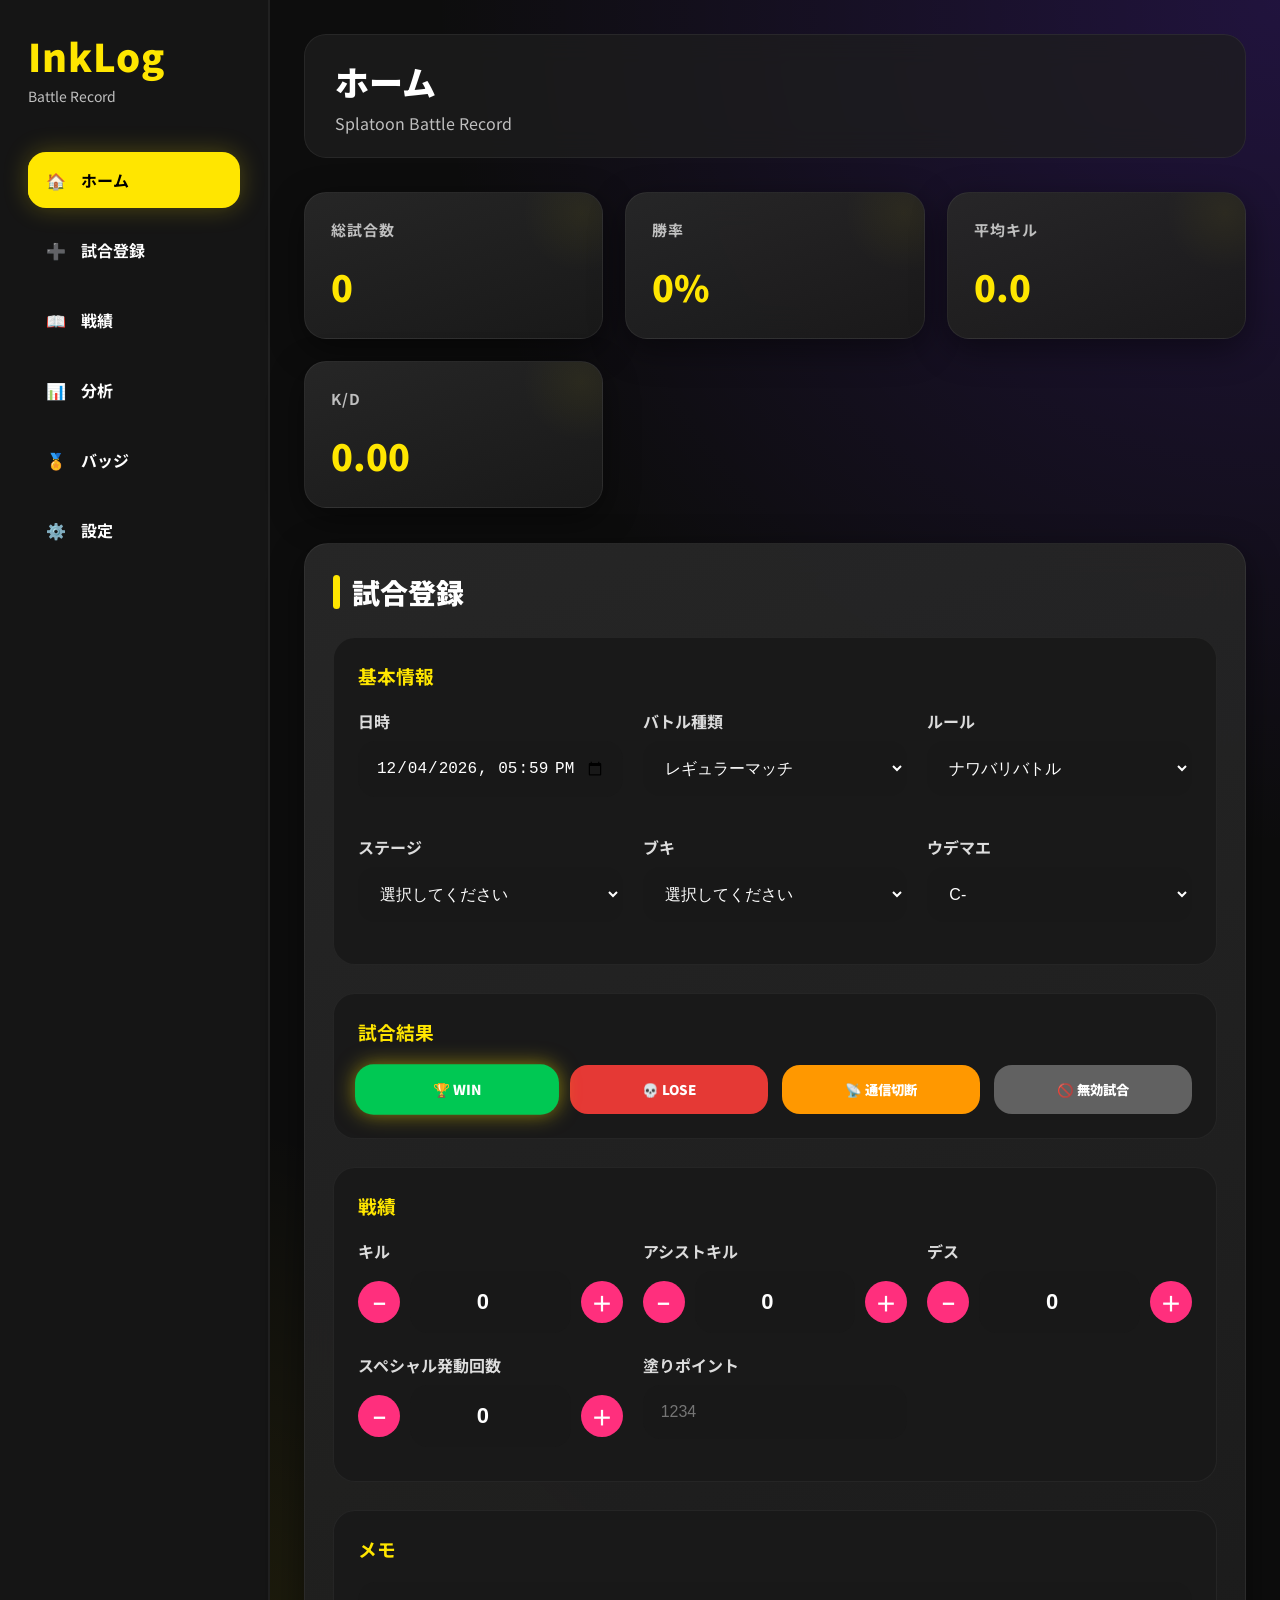
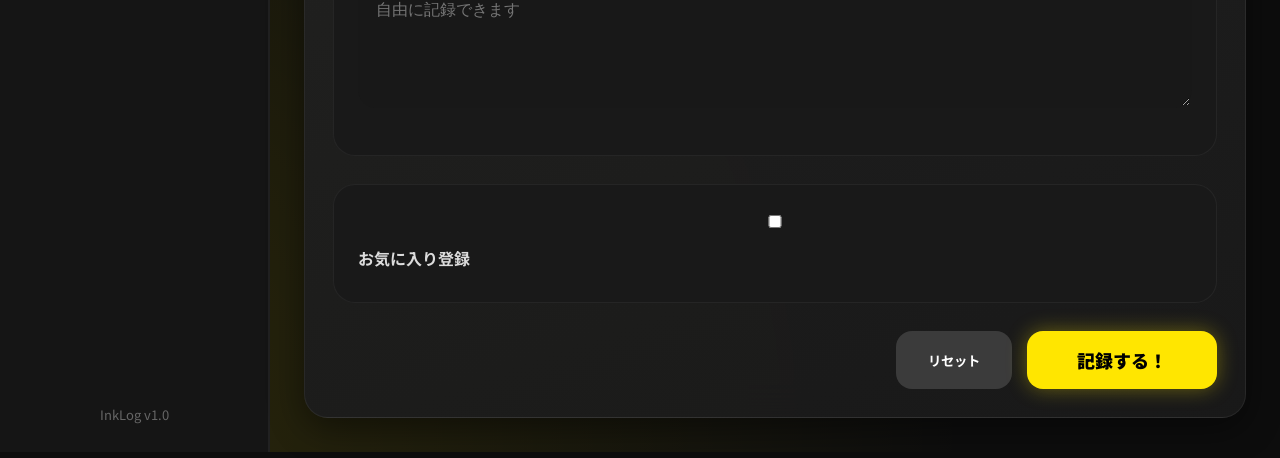
<file: index.html>
<!DOCTYPE html>
<html lang="ja">
<head>

<meta charset="UTF-8">
<meta name="viewport" content="width=device-width, initial-scale=1.0">

<title>InkLog</title>

<link rel="stylesheet" href="style.css">

<link rel="preconnect" href="https://fonts.googleapis.com">
<link rel="preconnect" href="https://fonts.gstatic.com" crossorigin>

<link href="https://fonts.googleapis.com/css2?family=Noto+Sans+JP:wght@400;500;700;900&display=swap" rel="stylesheet">

</head>

<body>

<div class="app">

    <!-- ===== サイドバー ===== -->

    <aside class="sidebar">

        <div class="logo">

            <h1>InkLog</h1>

            <span>Battle Record</span>

        </div>

        <nav>

            <button class="nav-btn active">

                🏠
                <span>ホーム</span>

            </button>

            <button class="nav-btn">

                ➕
                <span>試合登録</span>

            </button>

            <button class="nav-btn">

                📖
                <span>戦績</span>

            </button>

            <button class="nav-btn">

                📊
                <span>分析</span>

            </button>

            <button class="nav-btn">

                🏅
                <span>バッジ</span>

            </button>

            <button class="nav-btn">

                ⚙️
                <span>設定</span>

            </button>

        </nav>

    </aside>

    <!-- ===== メイン ===== -->

    <main class="main">

        <!-- ヘッダー -->

        <header class="topbar">

            <div>

                <h2>ホーム</h2>

                <p>Splatoon Battle Record</p>

            </div>

        </header>

        <!-- ダッシュボード -->

        <section class="dashboard">

            <div class="card">

                <h3>総試合数</h3>

                <p id="totalBattle">0</p>

            </div>

            <div class="card">

                <h3>勝率</h3>

                <p id="winRate">0%</p>

            </div>

            <div class="card">

                <h3>平均キル</h3>

                <p id="avgKill">0.0</p>

            </div>

            <div class="card">

                <h3>K/D</h3>

                <p id="kd">0.00</p>

            </div>

        </section>

        <!-- 試合登録 -->

    <section class="page active" id="registerPage">

<h2>試合登録</h2>

<form id="battleForm">

<!-- 基本情報 -->

<div class="form-section">

<h3>基本情報</h3>

<div class="form-grid">

<div>

<label>日時</label>

<input
type="datetime-local"
id="battleDate">

</div>

<div>

<label>バトル種類</label>

<select id="battleType">

<option>レギュラーマッチ</option>

<option>バンカラマッチ（チャレンジ）</option>

<option>バンカラマッチ（オープン）</option>

<option>Xマッチ</option>

<option>イベントマッチ</option>

<option>フェスマッチ</option>

<option>トリカラバトル</option>

<option>プライベートマッチ</option>

</select>

</div>

<div>

<label>ルール</label>

<select id="rule">

<option>ナワバリバトル</option>

<option>ガチエリア</option>

<option>ガチヤグラ</option>

<option>ガチホコ</option>

<option>ガチアサリ</option>

</select>

</div>

<div>

<label>ステージ</label>

<select id="stage">

<option>選択してください</option>

</select>

</div>

<div>

<label>ブキ</label>

<select id="weapon">

<option>選択してください</option>

</select>

</div>

<div>

<label>ウデマエ</label>

<select id="rank">

<option>C-</option>
<option>C</option>
<option>C+</option>

<option>B-</option>
<option>B</option>
<option>B+</option>

<option>A-</option>
<option>A</option>
<option>A+</option>

<option>S</option>
<option>S+</option>

<option>X</option>

</select>

</div>

</div>

</div>

<!-- 勝敗 -->

<div class="form-section">

<h3>試合結果</h3>

<div class="result-group">

<button class="result-btn win active-result" type="button">

🏆 WIN

</button>

<button class="result-btn lose" type="button">

💀 LOSE

</button>

<button class="result-btn dc" type="button">

📡 通信切断

</button>

<button class="result-btn invalid" type="button">

🚫 無効試合

</button>

</div>

</div>

<!-- 戦績 -->

<div class="form-section">

<h3>戦績</h3>

<div class="form-grid">

<div>

<label>キル</label>

<div class="counter">

<button type="button" class="minus">

−

</button>

<input
type="number"
id="kill"
value="0"
min="0">

<button type="button" class="plus">

＋

</button>

</div>

</div>

<div>

<label>アシストキル</label>

<div class="counter">

<button type="button" class="minus">

−

</button>

<input
type="number"
id="assist"
value="0"
min="0">

<button type="button" class="plus">

＋

</button>

</div>
</div>

<div>

<label>デス</label>

<div class="counter">

<button type="button" class="minus">

−

</button>

<input
type="number"
id="death"
value="0"
min="0">

<button type="button" class="plus">

＋

</button>

</div>

</div>

<div>

<label>スペシャル発動回数</label>

<div class="counter">

<button type="button" class="minus">

−

</button>

<input
type="number"
id="special"
value="0"
min="0">

<button type="button" class="plus">

＋

</button>

</div>

</div>

<div>

<label>塗りポイント</label>

<input
    type="number"
    id="paint"
    inputmode="numeric"
    placeholder="1234">

</div>

</div>

</div>

<!-- メモ -->

<div class="form-section">

<h3>メモ</h3>

<textarea
id="memo"
rows="5"
placeholder="自由に記録できます"></textarea>

</div>

<!-- お気に入り -->

<div class="form-section">

<label>

<input
type="checkbox"
id="favorite">

お気に入り登録

</label>

</div>

<div class="submit-area">

<button
type="reset"
class="secondary">

リセット

</button>

<button
type="submit"
class="primary">

記録する！

</button>

</div>

</form>

</section>

        <!-- 戦績 -->

        <section class="page" id="historyPage">

<h2>戦績</h2>

<div id="battleList"></div>

</section>

        <!-- 分析 -->

        <section class="page" id="analysisPage">

            <h2>分析</h2>

        </section>

        <!-- バッジ -->

        <section class="page" id="badgePage">

            <h2>バッジ</h2>

        </section>

        <!-- 設定 -->

        <section class="page" id="settingPage">

            <h2>設定</h2>

        </section>

    </main>

</div>

<script src="js/storage.js"></script>
<script src="js/ui.js"></script>
<script src="js/register.js"></script>
<script src="js/history.js"></script>
<script src="js/analysis.js"></script>
<script src="js/badges.js"></script>
<script src="js/export.js"></script>
<script src="js/app.js"></script>

</body>
</html>
</file>
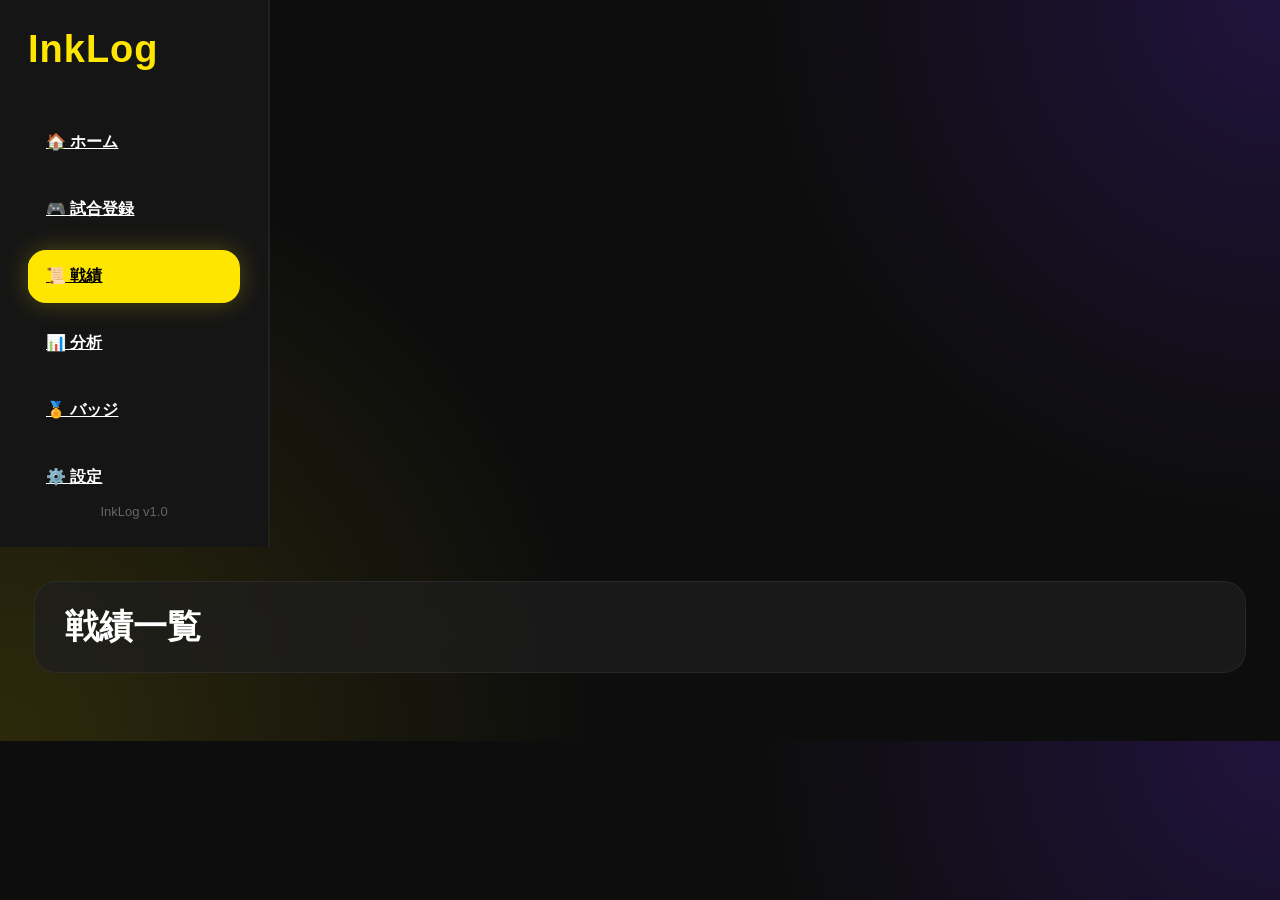
<file: history.html>
<!DOCTYPE html>
<html lang="ja">

<head>
<meta charset="UTF-8">
<meta name="viewport" content="width=device-width, initial-scale=1.0">
<title>InkLog | 戦績</title>

<link rel="stylesheet" href="style.css">
</head>

<body>

<div class="layout">

<!-- SIDEBAR -->
<aside class="sidebar">
    <div class="logo">
        <h1>InkLog</h1>
    </div>

    <nav>
        <a href="index.html" class="nav-btn">🏠 ホーム</a>
        <a href="register.html" class="nav-btn">🎮 試合登録</a>
        <a href="history.html" class="nav-btn active">📜 戦績</a>
        <a href="analysis.html" class="nav-btn">📊 分析</a>
        <a href="badges.html" class="nav-btn">🏅 バッジ</a>
        <a href="settings.html" class="nav-btn">⚙️ 設定</a>
    </nav>
</aside>

<!-- MAIN -->
<main class="main">

<header class="topbar">
    <h2>戦績一覧</h2>
</header>

<section class="page">

<div id="battleList"></div>

</section>

</main>

</div>

<script src="js/storage.js"></script>
<script src="js/ui.js"></script>
<script src="js/history.js"></script>

</body>
</html>
</file>
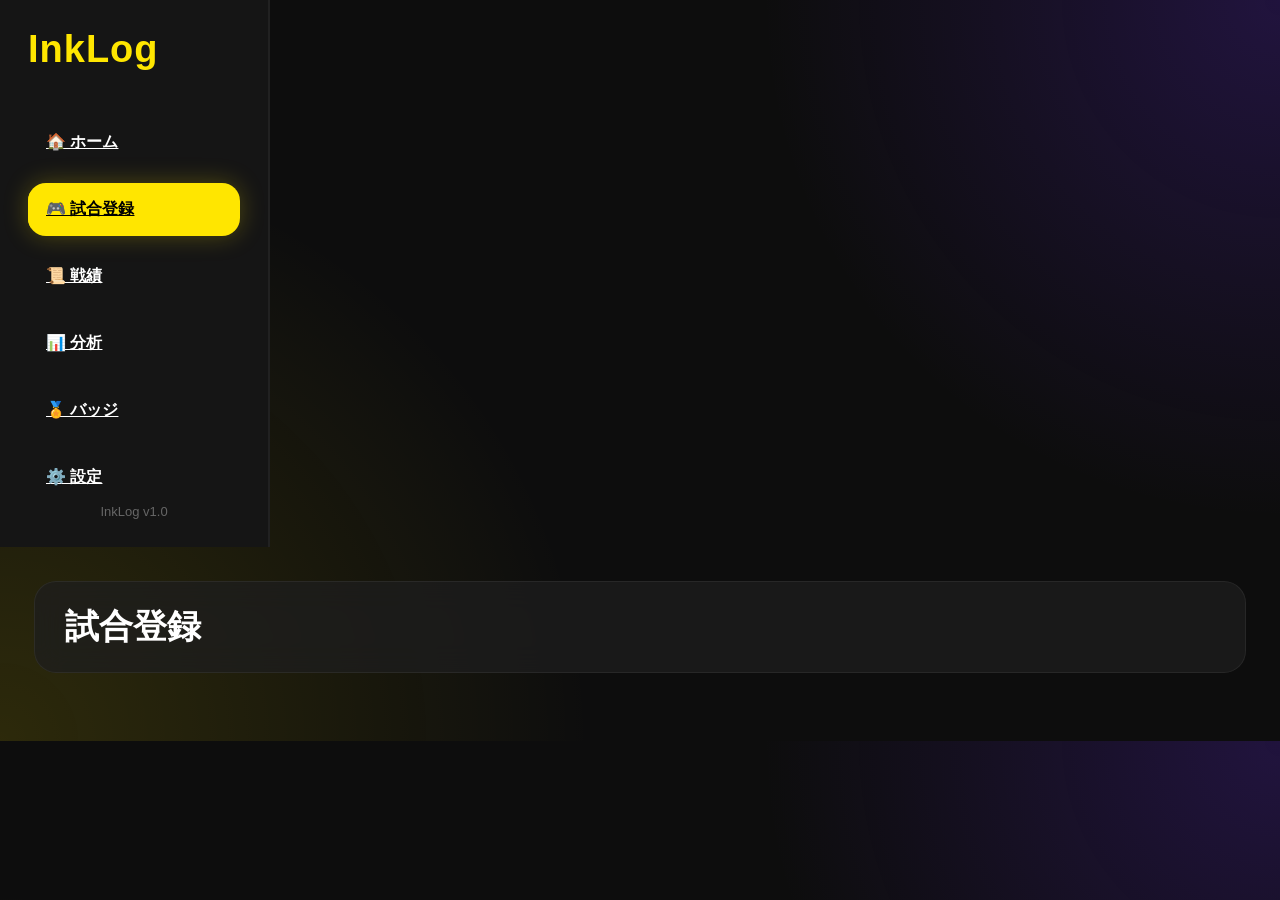
<file: register.html>
<!DOCTYPE html>
<html lang="ja">

<head>

<meta charset="UTF-8">

<meta name="viewport"
content="width=device-width, initial-scale=1.0">

<title>InkLog | 試合登録</title>

<link rel="stylesheet" href="style.css">

</head>

<body>

<div class="layout">

<!-- ======================
SIDEBAR
====================== -->

<aside class="sidebar">

<div class="logo">

<h1>InkLog</h1>

</div>

<nav>

<a href="index.html" class="nav-btn">
🏠 ホーム
</a>

<a href="register.html" class="nav-btn active">
🎮 試合登録
</a>

<a href="history.html" class="nav-btn">
📜 戦績
</a>

<a href="analysis.html" class="nav-btn">
📊 分析
</a>

<a href="badges.html" class="nav-btn">
🏅 バッジ
</a>

<a href="settings.html" class="nav-btn">
⚙️ 設定
</a>

</nav>

</aside>

<!-- ======================
MAIN
====================== -->

<main class="main">

<header class="topbar">

<h2>試合登録</h2>

</header>

<section class="page">

<form id="battleForm">

<!-- 基本情報 -->

<div class="form-section">

<h3>基本情報</h3>

<div class="form-grid">

<div class="form-item">

<label for="battleDate">

日時

</label>

<input
type="datetime-local"
id="battleDate"
required>

</div>

<!-- ======================
試合結果エリア（Part5-3）
====================== -->

<div class="form-section">

<h3>試合結果</h3>

<div class="form-grid">

<!-- 勝敗 -->
<div class="form-item">
<label for="result">結果</label>
<select id="result" required>
    <option value="win">🏆 勝利</option>
    <option value="lose">💀 敗北</option>
    <option value="disconnect">📡 通信切断</option>
    <option value="invalid">🚫 無効試合</option>
</select>
</div>

<!-- キル -->
<div class="form-item">
<label for="kill">キル</label>
<input type="number" id="kill" min="0" value="0">
</div>

<!-- アシスト -->
<div class="form-item">
<label for="assist">アシスト</label>
<input type="number" id="assist" min="0" value="0">
</div>

<!-- デス -->
<div class="form-item">
<label for="death">デス</label>
<input type="number" id="death" min="0" value="0">
</div>

<!-- スペシャル -->
<div class="form-item">
<label for="special">スペシャル</label>
<input type="number" id="special" min="0" value="0">
</div>

<!-- 塗りポイント -->
<div class="form-item">
<label for="paint">塗りポイント</label>
<input type="number" id="paint" min="0" value="0">
</div>

</div>

</div>

<div class="form-item">

<label for="battleType">

バトル種類

</label>

<select id="battleType">

<option>レギュラーマッチ</option>
<option>バンカラマッチ（チャレンジ）</option>
<option>バンカラマッチ（オープン）</option>
<option>Xマッチ</option>
<option>イベントマッチ</option>
<option>フェスマッチ</option>
<option>トリカラバトル</option>
<option>プライベートマッチ</option>

</select>

</div>

<div class="form-item">

<label for="rule">

ルール

</label>

<select id="rule">

<option>ナワバリバトル</option>
<option>ガチエリア</option>
<option>ガチヤグラ</option>
<option>ガチホコバトル</option>
<option>ガチアサリ</option>

</select>

</div>

<div class="form-item">

<label for="stage">

ステージ

</label>

<select id="stage">

<option>選択してください</option>

</select>

</div>

<div class="form-item">

<label for="weapon">

ブキ

</label>

<select id="weapon">

<option>選択してください</option>

</select>

</div>

<div class="form-item">

<label for="rank">

ウデマエ

</label>

<select id="rank">

<option>C-</option>
<option>C</option>
<option>C+</option>

<option>B-</option>
<option>B</option>
<option>B+</option>

<option>A-</option>
<option>A</option>
<option>A+</option>

<option>S</option>
<option>S+</option>

<option>X</option>

</select>

</div>

</div>

</div>

</section>

</main>

</div>

<script src="js/storage.js"></script>
<script src="js/ui.js"></script>
<script src="js/register.js"></script>

</body>

</html>
</file>
<file: style.css>
/* =========================
   RESET
========================= */

*{
    margin:0;
    padding:0;
    box-sizing:border-box;
}

html{
    scroll-behavior:smooth;
}

body{

    font-family:
    "Noto Sans JP",
    sans-serif;

    background:#0d0d0d;

    color:#fff;

}


/* =========================
   COLOR
========================= */

:root{

    --bg:#0d0d0d;

    --bg2:#171717;

    --card:#202020;

    --yellow:#ffe600;

    --purple:#8d4cff;

    --pink:#ff2cc3;

    --green:#42ff88;

    --red:#ff5c5c;

    --text:#ffffff;

    --sub:#bfbfbf;

    --shadow:
    0 10px 35px rgba(0,0,0,.45);

    --radius:22px;

}


/* =========================
   APP
========================= */

.app{

    display:flex;

    min-height:100vh;

}


/* =========================
   SIDEBAR
========================= */

.sidebar{

    width:270px;

    background:#151515;

    border-right:2px solid rgba(255,255,255,.05);

    display:flex;

    flex-direction:column;

    padding:28px;

}


.logo{

    margin-bottom:45px;

}


.logo h1{

    font-size:38px;

    font-weight:900;

    color:var(--yellow);

    letter-spacing:1px;

}


.logo span{

    color:var(--sub);

    font-size:14px;

}


/* =========================
   NAVIGATION
========================= */

nav{

    display:flex;

    flex-direction:column;

    gap:14px;

}


.nav-btn{

    display:flex;

    align-items:center;

    gap:15px;

    width:100%;

    padding:16px 18px;

    border:none;

    background:transparent;

    color:white;

    border-radius:18px;

    cursor:pointer;

    transition:.25s;

    font-size:16px;

    font-weight:700;

}


.nav-btn:hover{

    background:#242424;

    transform:translateX(6px);

}


.nav-btn.active{

    background:var(--yellow);

    color:black;

}


/* =========================
   MAIN
========================= */

.main{

    flex:1;

    padding:34px;

}


/* =========================
   HEADER
========================= */

.topbar{

    display:flex;

    justify-content:space-between;

    align-items:center;

    margin-bottom:34px;

}


.topbar h2{

    font-size:34px;

    font-weight:900;

}


.topbar p{

    color:var(--sub);

    margin-top:5px;

}


/* =========================
   DASHBOARD
========================= */

.dashboard{

    display:grid;

    grid-template-columns:
    repeat(auto-fit,minmax(220px,1fr));

    gap:22px;

    margin-bottom:35px;

}


/* =========================
   CARD
========================= */

.card{

    background:var(--card);

    border-radius:var(--radius);

    padding:26px;

    box-shadow:var(--shadow);

    transition:.25s;

}


.card:hover{

    transform:translateY(-5px);

}


.card h3{

    color:var(--sub);

    font-size:15px;

    margin-bottom:12px;

}


.card p{

    font-size:36px;

    font-weight:900;

    color:var(--yellow);

}


/* =========================
   PAGE
========================= */

.page{

    display:none;

    background:var(--bg2);

    border-radius:24px;

    padding:28px;

    box-shadow:var(--shadow);

}


.page.active{

    display:block;

}


/* =========================
   TITLE
========================= */

.page h2{

    margin-bottom:25px;

    font-size:28px;

    font-weight:900;

}


/* =========================
   BUTTON
========================= */

button{

    font-family:inherit;

}


.primary{

    background:var(--yellow);

    color:black;

    border:none;

    border-radius:15px;

    padding:14px 28px;

    font-size:15px;

    font-weight:900;

    cursor:pointer;

    transition:.25s;

}


.primary:hover{

    transform:scale(1.05);

}


/* =========================
   SCROLL BAR
========================= */

::-webkit-scrollbar{

    width:10px;

}

::-webkit-scrollbar-track{

    background:#111;

}

::-webkit-scrollbar-thumb{

    background:var(--yellow);

    border-radius:20px;

}
/* =========================
   SPLATOON STYLE
========================= */

body{

    background:
    radial-gradient(circle at top right,#6f2cff33,transparent 35%),
    radial-gradient(circle at bottom left,#ffe60022,transparent 40%),
    #0d0d0d;

}


/* =========================
   GLASS CARD
========================= */

.card,
.page{

    background:
    linear-gradient(
    160deg,
    rgba(40,40,40,.95),
    rgba(26,26,26,.95));

    border:1px solid rgba(255,255,255,.06);

    backdrop-filter:blur(18px);

}


/* =========================
   SPLASH EFFECT
========================= */

.card::before{

    content:"";

    position:absolute;

    width:120px;

    height:120px;

    background:
    radial-gradient(var(--yellow),transparent 70%);

    opacity:.05;

    top:-40px;

    right:-40px;

    border-radius:50%;

}

.card{

    position:relative;

    overflow:hidden;

}


/* =========================
   INPUT
========================= */

input,
select,
textarea{

    width:100%;

    background:#181818;

    color:white;

    border:2px solid transparent;

    border-radius:18px;

    padding:16px;

    font-size:16px;

    transition:.25s;

    outline:none;

    margin-bottom:18px;

}

input:focus,
select:focus,
textarea:focus{

    border-color:var(--yellow);

    box-shadow:
    0 0 20px #ffe60055;

}


/* =========================
   LABEL
========================= */

label{

    display:block;

    margin-bottom:8px;

    font-weight:700;

    color:#dcdcdc;

}


/* =========================
   FORM GRID
========================= */

.form-grid{

    display:grid;

    grid-template-columns:
    repeat(auto-fit,minmax(260px,1fr));

    gap:20px;

}


/* =========================
   RESULT BUTTON
========================= */

.result-group{

    display:flex;

    flex-wrap:wrap;

    gap:14px;

}

.result-btn{

    flex:1;

    min-width:130px;

    padding:15px;

    border:none;

    border-radius:18px;

    color:white;

    cursor:pointer;

    font-weight:900;

    transition:.2s;

}

.result-btn.win{

    background:#00c853;

}

.result-btn.lose{

    background:#e53935;

}

.result-btn.dc{

    background:#ff9800;

}

.result-btn.invalid{

    background:#616161;

}

.result-btn:hover{

    transform:translateY(-4px);

}


/* =========================
   BADGE
========================= */

.badge{

    display:inline-flex;

    align-items:center;

    gap:8px;

    background:#292929;

    color:white;

    padding:8px 14px;

    border-radius:999px;

    font-size:13px;

    font-weight:700;

}


/* =========================
   FAVORITE
========================= */

.favorite{

    color:#ffd600;

    font-size:24px;

    cursor:pointer;

    transition:.2s;

}

.favorite:hover{

    transform:scale(1.2);

}


/* =========================
   TABLE
========================= */

table{

    width:100%;

    border-collapse:collapse;

}

th{

    background:#232323;

    padding:16px;

    text-align:left;

}

td{

    padding:18px 16px;

    border-bottom:1px solid rgba(255,255,255,.06);

}

tr:hover{

    background:#1d1d1d;

}


/* =========================
   CARD HOVER
========================= */

.card:hover{

    transform:
    translateY(-8px)
    scale(1.02);

    box-shadow:
    0 20px 50px rgba(0,0,0,.45);

}


/* =========================
   MOBILE
========================= */

@media(max-width:900px){

.sidebar{

    width:85px;

    padding:16px;

}

.logo span{

    display:none;

}

.logo h1{

    font-size:22px;

}

.nav-btn span{

    display:none;

}

.nav-btn{

    justify-content:center;

}

.main{

    padding:20px;

}

.dashboard{

    grid-template-columns:1fr;

}

.topbar h2{

    font-size:26px;

}

}


@media(max-width:600px){

.main{

    padding:14px;

}

.card{

    padding:18px;

}

.page{

    padding:18px;

}

.form-grid{

    grid-template-columns:1fr;

}

.result-group{

    flex-direction:column;

}

}
/* =========================
   NAV ACTIVE BAR
========================= */

.nav-btn{

    position:relative;

    overflow:hidden;

}

.nav-btn::before{

    content:"";

    position:absolute;

    left:0;

    top:50%;

    transform:translateY(-50%);

    width:5px;

    height:0;

    background:var(--yellow);

    border-radius:0 8px 8px 0;

    transition:.25s;

}

.nav-btn.active::before{

    height:70%;

}

.nav-btn.active{

    box-shadow:
    0 0 25px rgba(255,230,0,.25);

}


/* =========================
   SIDEBAR FOOTER
========================= */

.sidebar::after{

    content:"InkLog v1.0";

    margin-top:auto;

    color:#666;

    font-size:13px;

    text-align:center;

}


/* =========================
   TOPBAR
========================= */

.topbar{

    background:rgba(30,30,30,.75);

    border:1px solid rgba(255,255,255,.06);

    border-radius:22px;

    padding:22px 30px;

    backdrop-filter:blur(15px);

}


/* =========================
   USER AREA
========================= */

.user-box{

    display:flex;

    align-items:center;

    gap:15px;

}

.user-icon{

    width:48px;

    height:48px;

    border-radius:50%;

    background:linear-gradient(
        135deg,
        var(--yellow),
        var(--purple)
    );

}

.user-name{

    font-weight:700;

}


/* =========================
   DASHBOARD
========================= */

.dashboard{

    margin-top:25px;

}

.card{

    min-height:145px;

    display:flex;

    flex-direction:column;

    justify-content:center;

}

.card h3{

    text-transform:uppercase;

    letter-spacing:1px;

}

.card p{

    margin-top:8px;

}


/* =========================
   ICON CIRCLE
========================= */

.card-icon{

    width:52px;

    height:52px;

    border-radius:50%;

    background:#2b2b2b;

    display:flex;

    align-items:center;

    justify-content:center;

    margin-bottom:15px;

    font-size:24px;

}


/* =========================
   PAGE TITLE
========================= */

.page h2{

    display:flex;

    align-items:center;

    gap:12px;

}

.page h2::before{

    content:"";

    width:7px;

    height:34px;

    background:var(--yellow);

    border-radius:999px;

}


/* =========================
   FORM SECTION
========================= */

.form-section{

    background:#191919;

    border-radius:22px;

    padding:24px;

    margin-bottom:28px;

    border:1px solid rgba(255,255,255,.05);

}

.form-section h3{

    margin-bottom:20px;

    color:var(--yellow);

}


/* =========================
   HISTORY CARD
========================= */

.history-card{

    background:#202020;

    border-radius:22px;

    padding:22px;

    display:flex;

    align-items:center;

    justify-content:space-between;

    margin-bottom:18px;

    transition:.25s;

    border:1px solid rgba(255,255,255,.04);

}

.history-card:hover{

    transform:translateY(-5px);

    border-color:var(--yellow);

}

.history-left{

    display:flex;

    align-items:center;

    gap:18px;

}

.weapon-image{

    width:70px;

    height:70px;

    border-radius:18px;

    background:#2a2a2a;

}

.history-info{

    display:flex;

    flex-direction:column;

    gap:6px;

}

.history-stage{

    color:#aaa;

    font-size:14px;

}


/* =========================
   RESULT BADGE
========================= */

.result{

    padding:7px 16px;

    border-radius:999px;

    font-weight:800;

    font-size:13px;

}

.result.win{

    background:#00c853;

}

.result.lose{

    background:#e53935;

}

.result.dc{

    background:#ff9800;

}

.result.invalid{

    background:#777;

}


/* =========================
   FLOAT BUTTON
========================= */

.fab{

    position:fixed;

    right:30px;

    bottom:30px;

    width:68px;

    height:68px;

    border:none;

    border-radius:50%;

    background:var(--yellow);

    color:#111;

    font-size:32px;

    font-weight:900;

    cursor:pointer;

    box-shadow:0 15px 35px rgba(0,0,0,.35);

    transition:.25s;

}

.fab:hover{

    transform:scale(1.08);

}


/* =========================
   FADE
========================= */

.fade{

    animation:fade .35s;

}

@keyframes fade{

from{

    opacity:0;

    transform:translateY(15px);

}

to{

    opacity:1;

    transform:none;

}

}
/* =========================
   COUNTER
========================= */

.counter{

display:flex;

align-items:center;

gap:10px;

}

.counter button{

width:42px;

height:42px;

border:none;

border-radius:50%;

background:#ff2f7d;

color:white;

font-size:22px;

font-weight:bold;

cursor:pointer;

transition:.2s;

}

.counter button:hover{

transform:scale(1.08);

}

.counter input{

flex:1;

text-align:center;

margin:0;

font-size:22px;

font-weight:900;

}

/* =========================
   SUBMIT
========================= */

.submit-area{

display:flex;

justify-content:flex-end;

gap:15px;

margin-top:25px;

}

.secondary{

background:#3b3b3b;

color:white;

border:none;

padding:16px 32px;

border-radius:16px;

font-weight:700;

cursor:pointer;

}

.primary{

padding:16px 50px;

font-size:18px;

border-radius:16px;

box-shadow:0 0 20px rgba(255,230,0,.35);

}

.primary:hover{

transform:translateY(-3px);

}

/* =========================
   ACTIVE RESULT
========================= */

.active-result{

box-shadow:
0 0 20px rgba(255,230,0,.5);

transform:scale(1.03);

}
/* =========================
   TOAST
========================= */

.toast{

position:fixed;

left:50%;

bottom:35px;

transform:translateX(-50%);

background:#222;

color:#fff;

padding:14px 22px;

border-radius:14px;

font-weight:700;

opacity:0;

transition:.3s;

z-index:9999;

border:2px solid var(--yellow);

}

.toast.show{

opacity:1;

transform:translate(-50%,-10px);

}
/* =========================
   HISTORY
========================= */

.empty-card{

padding:40px;

text-align:center;

background:#222;

border-radius:18px;

color:#aaa;

}

.battle-card{

background:#202020;

border-radius:20px;

padding:18px;

margin-bottom:18px;

border:1px solid #333;

transition:.25s;

cursor:pointer;

}

.battle-card:hover{

transform:translateY(-3px);

border-color:#ffe600;

}

.battle-top{

display:flex;

justify-content:space-between;

margin-bottom:10px;

font-weight:bold;

}

.battle-result.win{

color:#ffe600;

}

.battle-result.lose{

color:#ff4b8a;

}

.battle-stage{

color:#ddd;

margin-bottom:8px;

}

.battle-weapon{

color:#bbb;

margin-bottom:8px;

}

.battle-score{

font-size:20px;

font-weight:bold;

}
.battle-actions{
    margin-top: 10px;
    display: flex;
    gap: 10px;
}

.battle-actions button{
    padding: 6px 10px;
    border: none;
    border-radius: 6px;
    cursor: pointer;
    font-size: 12px;
}

.battle-actions button:first-child{
    background: #3b82f6;
    color: white;
}

.battle-actions button:last-child{
    background: #ef4444;
    color: white;
}
</file>
